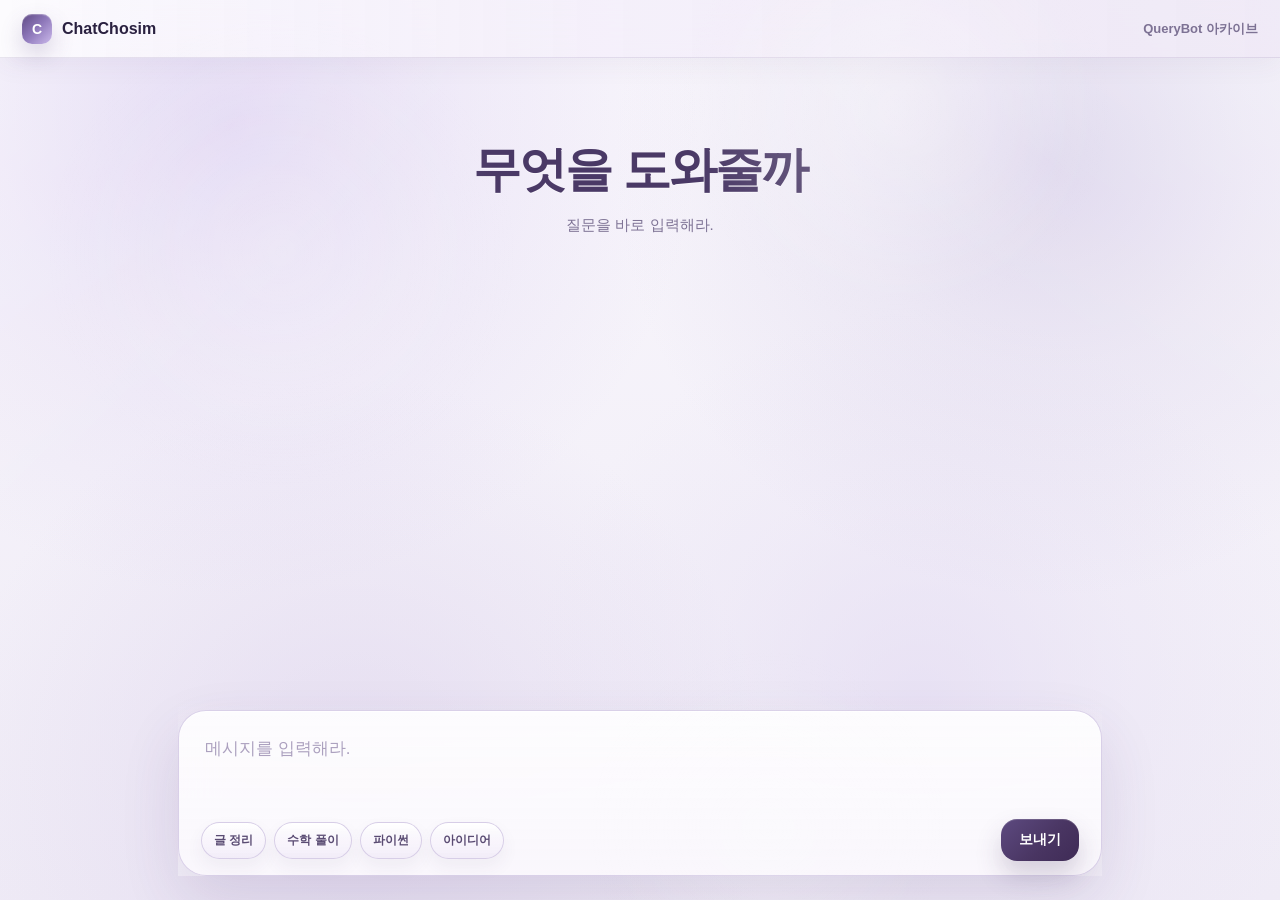
<file: src/main/resources/static/index.html>
<!DOCTYPE html>
<html lang="ko">
<head>
    <meta charset="UTF-8" />
    <meta name="viewport" content="width=device-width, initial-scale=1.0" />
    <title>ChatChosim</title>
    <style>
        :root {
            --bg: #f4f1f9;
            --panel: rgba(255, 255, 255, 0.88);
            --line: #ddd6ea;
            --text: #2a2140;
            --sub: #7d7294;

            --brand: #4a3966;
            --brand-2: #6d5a92;
            --brand-3: #c9bce6;

            --user-text: #ffffff;
            --bot-bg: rgba(255, 255, 255, 0.92);
            --bot-text: #2a2140;

            --shadow-soft: 0 14px 34px rgba(66, 48, 97, 0.08);
            --shadow-panel: 0 24px 60px rgba(70, 50, 104, 0.12);
            --shadow-strong: 0 18px 40px rgba(74, 57, 102, 0.18);

            --focus-ring: rgba(203, 185, 235, 0.30);
        }

        * {
            box-sizing: border-box;
        }

        html, body {
            margin: 0;
            padding: 0;
            height: 100%;
            font-family: "Malgun Gothic", "Apple SD Gothic Neo", Arial, sans-serif;
            color: var(--text);
            background:
                    radial-gradient(circle at 18% 14%, rgba(203, 185, 235, 0.48) 0%, rgba(203, 185, 235, 0.18) 18%, transparent 36%),
                    radial-gradient(circle at 82% 18%, rgba(179, 164, 212, 0.34) 0%, rgba(179, 164, 212, 0.14) 16%, transparent 34%),
                    radial-gradient(circle at 72% 78%, rgba(228, 220, 243, 0.70) 0%, rgba(228, 220, 243, 0.24) 18%, transparent 34%),
                    radial-gradient(circle at 28% 88%, rgba(214, 201, 233, 0.46) 0%, rgba(214, 201, 233, 0.18) 20%, transparent 34%),
                    linear-gradient(180deg, #f9f7fc 0%, #f4f1f9 52%, #efebf6 100%);
        }

        body {
            display: flex;
            flex-direction: column;
            min-height: 100vh;
            position: relative;
            overflow-x: hidden;
        }

        body::before {
            content: "";
            position: fixed;
            inset: 0;
            pointer-events: none;
            background:
                    linear-gradient(135deg, rgba(255, 255, 255, 0.22), transparent 28%),
                    linear-gradient(215deg, rgba(255, 255, 255, 0.14), transparent 30%);
            mix-blend-mode: screen;
            opacity: 0.7;
        }

        body::after {
            content: "";
            position: fixed;
            inset: 0;
            pointer-events: none;
            background:
                    radial-gradient(circle at 70% 12%, rgba(255, 255, 255, 0.34), transparent 18%),
                    radial-gradient(circle at 22% 28%, rgba(255, 255, 255, 0.22), transparent 20%),
                    radial-gradient(circle at 60% 92%, rgba(255, 255, 255, 0.20), transparent 16%);
            opacity: 0.85;
        }

        .topbar {
            height: 58px;
            display: flex;
            align-items: center;
            justify-content: space-between;
            padding: 0 22px;
            border-bottom: 1px solid rgba(125, 107, 158, 0.16);
            background:
                    linear-gradient(90deg, rgba(255, 255, 255, 0.74) 0%, rgba(244, 239, 250, 0.84) 46%, rgba(239, 233, 246, 0.88) 100%);
            backdrop-filter: blur(18px);
            box-shadow: 0 8px 26px rgba(74, 57, 102, 0.05);
        }

        .brand {
            display: inline-flex;
            align-items: center;
            gap: 10px;
            text-decoration: none;
            color: var(--text);
            font-size: 16px;
            font-weight: 800;
        }

        .brand-badge {
            width: 30px;
            height: 30px;
            border-radius: 10px;
            background:
                    linear-gradient(135deg, #5f4a84 0%, #8e78ba 48%, #cbb9eb 100%);
            color: #fff;
            display: inline-flex;
            align-items: center;
            justify-content: center;
            font-size: 14px;
            font-weight: 800;
            box-shadow:
                    0 10px 22px rgba(95, 74, 132, 0.22),
                    inset 0 1px 1px rgba(255, 255, 255, 0.32);
        }

        .top-link {
            text-decoration: none;
            color: var(--sub);
            font-size: 13px;
            font-weight: 700;
        }

        .main {
            flex: 1;
            width: 100%;
            max-width: 960px;
            margin: 0 auto;
            display: flex;
            flex-direction: column;
            padding: 18px 18px 24px;
        }

        .chat-area {
            flex: 1;
            display: flex;
            flex-direction: column;
            gap: 14px;
            padding: 10px 4px 20px;
            overflow-y: auto;
        }

        .message-row {
            display: flex;
        }

        .message-row.user {
            justify-content: flex-end;
        }

        .message-row.bot {
            justify-content: flex-start;
        }

        .bubble {
            max-width: 76%;
            padding: 14px 16px;
            border-radius: 18px;
            line-height: 1.6;
            white-space: pre-wrap;
            word-break: break-word;
            box-shadow: var(--shadow-soft);
            border: 1px solid var(--line);
        }

        .message-row.user .bubble {
            background:
                    linear-gradient(135deg, #564176 0%, #44335f 55%, #3f2b56 100%);
            color: var(--user-text);
            border-color: rgba(80, 61, 111, 0.18);
            box-shadow:
                    0 16px 34px rgba(74, 57, 102, 0.22),
                    inset 0 1px 1px rgba(255, 255, 255, 0.10);
        }

        .message-row.bot .bubble {
            background:
                    linear-gradient(180deg, rgba(255, 255, 255, 0.98) 0%, rgba(250, 247, 252, 0.94) 100%);
            color: var(--bot-text);
            border-color: rgba(211, 202, 228, 0.80);
        }

        .welcome {
            text-align: center;
            padding: 52px 10px 22px;
        }

        .welcome h1 {
            margin: 0;
            font-size: 48px;
            letter-spacing: -0.04em;
            color: #4a3966;
            text-shadow: 0 1px 0 rgba(255, 255, 255, 0.5);
        }

        .welcome p {
            margin: 14px 0 0;
            color: var(--sub);
            font-size: 15px;
        }

        .input-wrap {
            position: sticky;
            bottom: 0;
            background:
                    linear-gradient(
                            180deg,
                            rgba(244, 241, 249, 0.00) 0%,
                            rgba(244, 241, 249, 0.42) 18%,
                            rgba(244, 241, 249, 0.76) 42%,
                            rgba(244, 241, 249, 0.96) 100%
                    );
            padding-top: 10px;
        }

        .prompt-box {
            background:
                    linear-gradient(180deg, rgba(255, 255, 255, 0.86) 0%, rgba(250, 247, 252, 0.92) 100%);
            border: 1px solid rgba(214, 205, 230, 0.92);
            border-radius: 28px;
            box-shadow:
                    var(--shadow-panel),
                    inset 0 1px 0 rgba(255, 255, 255, 0.72);
            padding: 14px 14px 12px;
            backdrop-filter: blur(18px);
        }

        .prompt-input {
            width: 100%;
            min-height: 84px;
            border: none;
            outline: none;
            resize: none;
            background: transparent;
            color: var(--text);
            font-size: 17px;
            line-height: 1.65;
            padding: 10px 12px 6px;
            font-family: inherit;
        }

        .prompt-input::placeholder {
            color: #aca1bf;
        }

        .prompt-bottom {
            display: flex;
            align-items: center;
            justify-content: space-between;
            gap: 12px;
            padding: 6px 8px 2px;
        }

        .tool-row {
            display: flex;
            gap: 8px;
            flex-wrap: wrap;
        }

        .tool-chip {
            border: 1px solid rgba(214, 205, 230, 0.96);
            background:
                    linear-gradient(180deg, rgba(255, 255, 255, 0.88) 0%, rgba(242, 236, 249, 0.92) 100%);
            color: #5a4c73;
            border-radius: 999px;
            padding: 9px 12px;
            font-size: 12px;
            font-weight: 700;
            cursor: pointer;
            box-shadow:
                    0 8px 18px rgba(74, 57, 102, 0.06),
                    inset 0 1px 0 rgba(255, 255, 255, 0.65);
        }

        .tool-chip:hover {
            background:
                    linear-gradient(180deg, rgba(250, 246, 253, 0.98) 0%, rgba(236, 228, 246, 0.96) 100%);
            border-color: rgba(203, 190, 226, 1);
        }

        .send-btn {
            border: none;
            background:
                    linear-gradient(135deg, #5d4a80 0%, #493562 58%, #3f2b56 100%);
            color: white;
            border-radius: 16px;
            padding: 12px 18px;
            font-size: 14px;
            font-weight: 800;
            cursor: pointer;
            box-shadow:
                    0 14px 26px rgba(74, 57, 102, 0.22),
                    inset 0 1px 0 rgba(255, 255, 255, 0.16);
        }

        .send-btn:hover {
            background:
                    linear-gradient(135deg, #6b568f 0%, #554073 58%, #483360 100%);
        }

        .send-btn:focus-visible,
        .tool-chip:focus-visible,
        .top-link:focus-visible,
        .brand:focus-visible {
            outline: none;
            box-shadow: 0 0 0 4px var(--focus-ring);
        }

        @media (max-width: 860px) {
            .welcome h1 {
                font-size: 36px;
            }

            .bubble {
                max-width: 92%;
            }

            .prompt-bottom {
                flex-direction: column;
                align-items: stretch;
            }

            .send-btn {
                width: 100%;
            }
        }
    </style>
</head>
<body>
<header class="topbar">
    <a class="brand" href="/">
        <span class="brand-badge">C</span>
        <span>ChatChosim</span>
    </a>
    <a class="top-link" href="/legacy/">QueryBot 아카이브</a>
</header>

<main class="main">
    <div class="chat-area" id="chatArea">
        <div class="welcome" id="welcomeBox">
            <h1>무엇을 도와줄까</h1>
            <p>질문을 바로 입력해라.</p>
        </div>
    </div>

    <div class="input-wrap">
        <div class="prompt-box">
            <textarea class="prompt-input" id="promptInput" placeholder="메시지를 입력해라."></textarea>

            <div class="prompt-bottom">
                <div class="tool-row">
                    <button class="tool-chip" type="button" onclick="fillOnly('이 글을 정리해줘.')">글 정리</button>
                    <button class="tool-chip" type="button" onclick="fillOnly('이 수학 문제를 풀이해줘.')">수학 풀이</button>
                    <button class="tool-chip" type="button" onclick="fillOnly('파이썬 오류를 분석해줘.')">파이썬</button>
                    <button class="tool-chip" type="button" onclick="fillOnly('이 아이디어를 발전시켜줘.')">아이디어</button>
                </div>
                <button class="send-btn" type="button" onclick="sendMessage()">보내기</button>
            </div>
        </div>
    </div>
</main>

<script>
    const chatArea = document.getElementById("chatArea");
    const promptInput = document.getElementById("promptInput");
    const welcomeBox = document.getElementById("welcomeBox");

    function fillOnly(text) {
        promptInput.value = text;
        promptInput.focus();
    }

    function addMessage(role, text) {
        if (welcomeBox) {
            welcomeBox.style.display = "none";
        }

        const row = document.createElement("div");
        row.className = "message-row " + role;

        const bubble = document.createElement("div");
        bubble.className = "bubble";
        bubble.textContent = text;

        row.appendChild(bubble);
        chatArea.appendChild(row);
        chatArea.scrollTop = chatArea.scrollHeight;
    }

    async function sendMessage() {
        const text = promptInput.value.trim();

        if (!text) {
            promptInput.focus();
            return;
        }

        addMessage("user", text);
        promptInput.value = "";

        try {
            const response = await fetch("/api/chat", {
                method: "POST",
                headers: {
                    "Content-Type": "application/json"
                },
                body: JSON.stringify({ message: text })
            });

            if (!response.ok) {
                throw new Error("서버 응답 오류");
            }

            const data = await response.json();
            addMessage("bot", data.reply || "응답이 비어 있다.");
        } catch (error) {
            addMessage("bot", "메시지 처리 중 오류가 발생했다.");
            console.error(error);
        }
    }

    promptInput.addEventListener("keydown", function (e) {
        if (e.key === "Enter" && !e.shiftKey) {
            e.preventDefault();
            sendMessage();
        }
    });
</script>
</body>
</html>
</file>
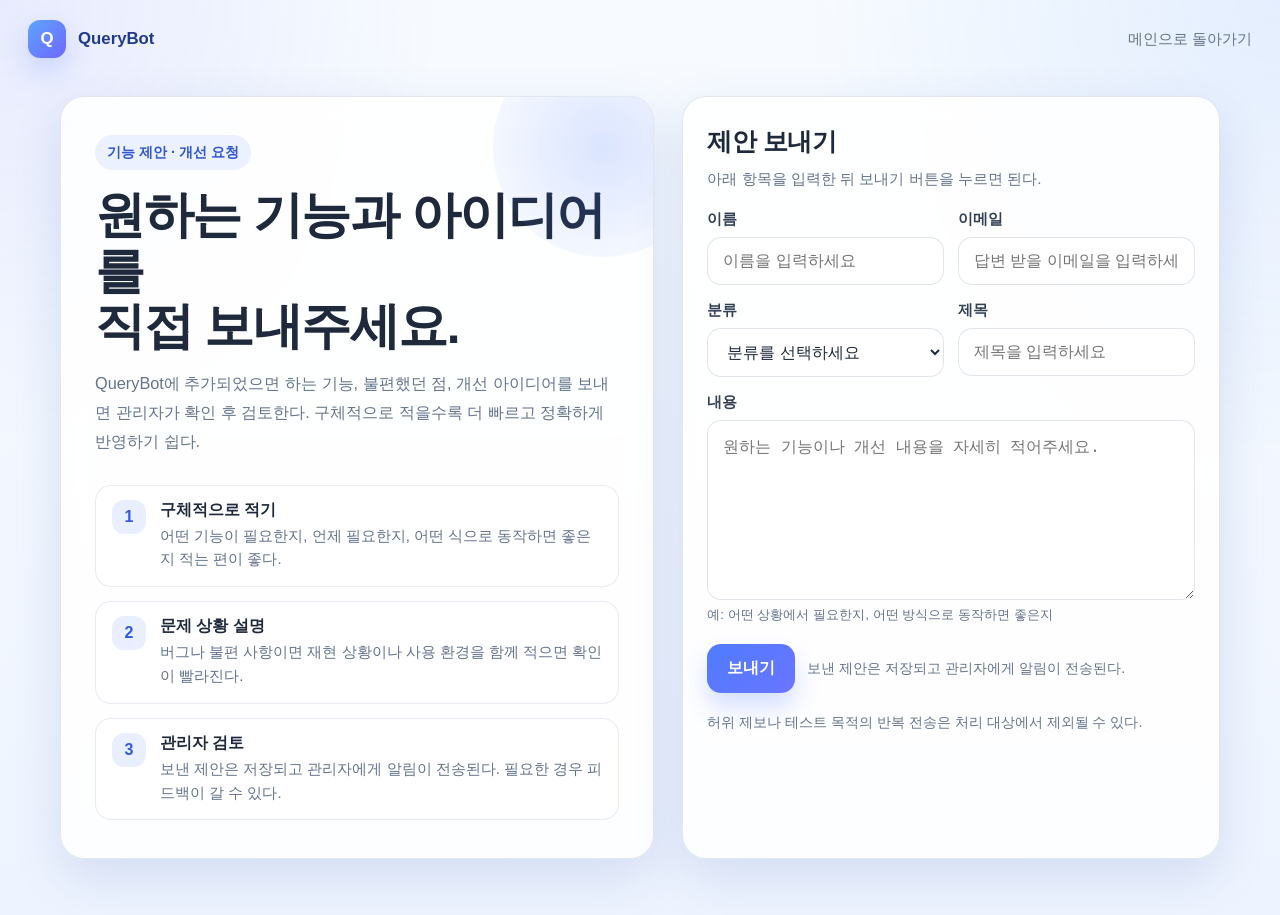
<file: src/main/resources/static/legacy/contribute/index.html>
<!DOCTYPE html>
<html lang="ko">
<head>
    <meta charset="UTF-8" />
    <meta name="viewport" content="width=device-width, initial-scale=1.0" />
    <title>기능 제안 | QueryBot</title>
    <link href="https://querybot.kr/legacy/contribute/" rel="canonical"/>
    <style>
        :root {
            --bg-1: #f7fbff;
            --bg-2: #eef4ff;
            --card: rgba(255, 255, 255, 0.88);
            --border: rgba(126, 146, 180, 0.22);
            --text: #1e293b;
            --muted: #64748b;
            --primary: #4f7cff;
            --primary-hover: #3f6df2;
            --success-bg: #ecfdf3;
            --success-text: #166534;
            --error-bg: #fef2f2;
            --error-text: #b91c1c;
            --shadow: 0 18px 50px rgba(39, 79, 165, 0.14);
            --radius-xl: 24px;
            --radius-lg: 18px;
            --radius-md: 14px;
        }

        * {
            box-sizing: border-box;
        }

        html, body {
            margin: 0;
            padding: 0;
            font-family: "Pretendard", "Noto Sans KR", "Malgun Gothic", sans-serif;
            color: var(--text);
            background:
                    radial-gradient(circle at top left, rgba(99, 102, 241, 0.10), transparent 28%),
                    radial-gradient(circle at top right, rgba(59, 130, 246, 0.10), transparent 30%),
                    linear-gradient(180deg, var(--bg-1), var(--bg-2));
            min-height: 100%;
        }

        a {
            color: inherit;
            text-decoration: none;
        }

        .page {
            min-height: 100vh;
            display: flex;
            flex-direction: column;
        }

        .topbar {
            width: 100%;
            padding: 20px 28px;
            display: flex;
            align-items: center;
            justify-content: space-between;
        }

        .brand {
            display: inline-flex;
            align-items: center;
            gap: 12px;
            font-weight: 800;
            font-size: 1.05rem;
            color: #1f3a8a;
        }

        .brand-badge {
            width: 38px;
            height: 38px;
            border-radius: 12px;
            background: linear-gradient(135deg, #5ea4ff, #6e67ff);
            box-shadow: 0 12px 28px rgba(79, 124, 255, 0.24);
            display: grid;
            place-items: center;
            color: white;
            font-weight: 900;
        }

        .top-link {
            font-size: 0.95rem;
            color: var(--muted);
            transition: 0.18s ease;
        }

        .top-link:hover {
            color: var(--text);
        }

        .container {
            width: 100%;
            max-width: 1200px;
            margin: 0 auto;
            padding: 8px 20px 56px;
        }

        .hero {
            display: grid;
            grid-template-columns: 1.05fr 0.95fr;
            gap: 28px;
            align-items: stretch;
            margin-top: 10px;
        }

        .hero-card,
        .form-card {
            background: var(--card);
            backdrop-filter: blur(12px);
            border: 1px solid var(--border);
            border-radius: var(--radius-xl);
            box-shadow: var(--shadow);
        }

        .hero-card {
            padding: 38px 34px;
            position: relative;
            overflow: hidden;
        }

        .hero-card::after {
            content: "";
            position: absolute;
            right: -60px;
            top: -60px;
            width: 220px;
            height: 220px;
            border-radius: 999px;
            background: radial-gradient(circle, rgba(79, 124, 255, 0.20), rgba(79, 124, 255, 0));
            pointer-events: none;
        }

        .eyebrow {
            display: inline-flex;
            align-items: center;
            gap: 8px;
            padding: 8px 12px;
            border-radius: 999px;
            background: rgba(79, 124, 255, 0.10);
            color: #3157cf;
            font-weight: 700;
            font-size: 0.9rem;
            margin-bottom: 18px;
        }

        .hero h1 {
            margin: 0 0 14px;
            font-size: clamp(2rem, 4vw, 3.1rem);
            line-height: 1.12;
            letter-spacing: -0.03em;
        }

        .hero p {
            margin: 0;
            color: var(--muted);
            font-size: 1.02rem;
            line-height: 1.8;
            max-width: 640px;
        }

        .points {
            margin-top: 28px;
            display: grid;
            grid-template-columns: 1fr;
            gap: 14px;
        }

        .point {
            display: flex;
            gap: 14px;
            align-items: flex-start;
            padding: 14px 16px;
            border-radius: 16px;
            background: rgba(255, 255, 255, 0.62);
            border: 1px solid rgba(126, 146, 180, 0.18);
        }

        .point-icon {
            flex: 0 0 auto;
            width: 34px;
            height: 34px;
            border-radius: 12px;
            display: grid;
            place-items: center;
            background: rgba(79, 124, 255, 0.12);
            color: #2f5ae0;
            font-weight: 800;
        }

        .point strong {
            display: block;
            margin-bottom: 4px;
            font-size: 0.98rem;
        }

        .point span {
            color: var(--muted);
            font-size: 0.93rem;
            line-height: 1.6;
        }

        .form-card {
            padding: 28px 24px 24px;
        }

        .form-header {
            margin-bottom: 18px;
        }

        .form-header h2 {
            margin: 0 0 8px;
            font-size: 1.55rem;
            letter-spacing: -0.02em;
        }

        .form-header p {
            margin: 0;
            color: var(--muted);
            line-height: 1.7;
            font-size: 0.96rem;
        }

        form {
            display: flex;
            flex-direction: column;
            gap: 16px;
        }

        .grid-2 {
            display: grid;
            grid-template-columns: 1fr 1fr;
            gap: 14px;
        }

        .field {
            display: flex;
            flex-direction: column;
            gap: 8px;
        }

        .field label {
            font-size: 0.93rem;
            font-weight: 700;
            color: #334155;
        }

        .field input,
        .field select,
        .field textarea {
            width: 100%;
            border: 1px solid rgba(148, 163, 184, 0.28);
            background: rgba(255, 255, 255, 0.9);
            border-radius: var(--radius-md);
            padding: 14px 15px;
            font-size: 0.98rem;
            color: var(--text);
            outline: none;
            transition: border-color 0.15s ease, box-shadow 0.15s ease, transform 0.08s ease;
        }

        .field input:focus,
        .field select:focus,
        .field textarea:focus {
            border-color: rgba(79, 124, 255, 0.72);
            box-shadow: 0 0 0 4px rgba(79, 124, 255, 0.12);
        }

        .field textarea {
            min-height: 180px;
            resize: vertical;
            line-height: 1.7;
        }

        .hint {
            margin-top: -2px;
            color: var(--muted);
            font-size: 0.84rem;
        }

        .actions {
            display: flex;
            align-items: center;
            gap: 12px;
            margin-top: 4px;
        }

        .submit-btn {
            border: 0;
            border-radius: 14px;
            background: linear-gradient(135deg, var(--primary), #6a74ff);
            color: white;
            font-weight: 800;
            font-size: 1rem;
            padding: 14px 20px;
            cursor: pointer;
            box-shadow: 0 14px 24px rgba(79, 124, 255, 0.24);
            transition: transform 0.08s ease, background 0.15s ease, opacity 0.15s ease;
        }

        .submit-btn:hover {
            background: linear-gradient(135deg, var(--primary-hover), #5f67f2);
        }

        .submit-btn:active {
            transform: translateY(1px);
        }

        .submit-btn:disabled {
            opacity: 0.7;
            cursor: not-allowed;
            transform: none;
        }

        .sub-note {
            color: var(--muted);
            font-size: 0.9rem;
        }

        .result-box {
            display: none;
            margin-top: 10px;
            padding: 14px 16px;
            border-radius: 14px;
            font-size: 0.95rem;
            line-height: 1.6;
            font-weight: 600;
        }

        .result-box.show {
            display: block;
        }

        .result-box.success {
            background: var(--success-bg);
            color: var(--success-text);
            border: 1px solid rgba(22, 101, 52, 0.12);
        }

        .result-box.error {
            background: var(--error-bg);
            color: var(--error-text);
            border: 1px solid rgba(185, 28, 28, 0.12);
        }

        .footer-note {
            margin-top: 18px;
            color: var(--muted);
            font-size: 0.88rem;
            line-height: 1.7;
        }

        @media (max-width: 980px) {
            .hero {
                grid-template-columns: 1fr;
            }
        }

        @media (max-width: 640px) {
            .topbar {
                padding: 18px 16px;
            }

            .container {
                padding: 4px 14px 40px;
            }

            .hero-card,
            .form-card {
                border-radius: 20px;
            }

            .hero-card {
                padding: 28px 20px;
            }

            .form-card {
                padding: 22px 18px 20px;
            }

            .grid-2 {
                grid-template-columns: 1fr;
            }

            .actions {
                flex-direction: column;
                align-items: stretch;
            }

            .submit-btn {
                width: 100%;
            }
        }
    </style>
</head>
<body>
<div class="page">
    <header class="topbar">
        <a class="brand" href="/legacy/">
            <span class="brand-badge">Q</span>
            <span>QueryBot</span>
        </a>
        <a class="top-link" href="/legacy/">메인으로 돌아가기</a>
    </header>

    <main class="container">
        <section class="hero">
            <div class="hero-card">
                <div class="eyebrow">기능 제안 · 개선 요청</div>
                <h1>원하는 기능과 아이디어를<br>직접 보내주세요.</h1>
                <p>
                    QueryBot에 추가되었으면 하는 기능, 불편했던 점, 개선 아이디어를 보내면
                    관리자가 확인 후 검토한다. 구체적으로 적을수록 더 빠르고 정확하게 반영하기 쉽다.
                </p>

                <div class="points">
                    <div class="point">
                        <div class="point-icon">1</div>
                        <div>
                            <strong>구체적으로 적기</strong>
                            <span>어떤 기능이 필요한지, 언제 필요한지, 어떤 식으로 동작하면 좋은지 적는 편이 좋다.</span>
                        </div>
                    </div>
                    <div class="point">
                        <div class="point-icon">2</div>
                        <div>
                            <strong>문제 상황 설명</strong>
                            <span>버그나 불편 사항이면 재현 상황이나 사용 환경을 함께 적으면 확인이 빨라진다.</span>
                        </div>
                    </div>
                    <div class="point">
                        <div class="point-icon">3</div>
                        <div>
                            <strong>관리자 검토</strong>
                            <span>보낸 제안은 저장되고 관리자에게 알림이 전송된다. 필요한 경우 피드백이 갈 수 있다.</span>
                        </div>
                    </div>
                </div>
            </div>

            <div class="form-card">
                <div class="form-header">
                    <h2>제안 보내기</h2>
                    <p>아래 항목을 입력한 뒤 보내기 버튼을 누르면 된다.</p>
                </div>

                <form id="contactForm">
                    <div class="grid-2">
                        <div class="field">
                            <label for="name">이름</label>
                            <input type="text" id="name" name="name" placeholder="이름을 입력하세요" required />
                        </div>

                        <div class="field">
                            <label for="email">이메일</label>
                            <input type="email" id="email" name="email" placeholder="답변 받을 이메일을 입력하세요" required />
                        </div>
                    </div>

                    <div class="grid-2">
                        <div class="field">
                            <label for="category">분류</label>
                            <select id="category" name="category" required>
                                <option value="">분류를 선택하세요</option>
                                <option value="기능 제안">기능 제안</option>
                                <option value="UI 개선">UI 개선</option>
                                <option value="버그 제보">버그 제보</option>
                                <option value="사용성 개선">사용성 개선</option>
                                <option value="기타">기타</option>
                            </select>
                        </div>

                        <div class="field">
                            <label for="title">제목</label>
                            <input type="text" id="title" name="title" placeholder="제목을 입력하세요" required />
                        </div>
                    </div>

                    <div class="field">
                        <label for="content">내용</label>
                        <textarea id="content" name="content" placeholder="원하는 기능이나 개선 내용을 자세히 적어주세요." required></textarea>
                        <div class="hint">예: 어떤 상황에서 필요한지, 어떤 방식으로 동작하면 좋은지</div>
                    </div>

                    <div class="actions">
                        <button type="submit" id="submitButton" class="submit-btn">보내기</button>
                        <div class="sub-note">보낸 제안은 저장되고 관리자에게 알림이 전송된다.</div>
                    </div>

                    <div id="resultMessage" class="result-box"></div>
                </form>

                <div class="footer-note">
                    허위 제보나 테스트 목적의 반복 전송은 처리 대상에서 제외될 수 있다.
                </div>
            </div>
        </section>
    </main>
</div>

<script>
    const form = document.getElementById("contactForm");
    const resultBox = document.getElementById("resultMessage");
    const submitButton = document.getElementById("submitButton");

    function showMessage(type, message) {
        resultBox.className = "result-box show " + type;
        resultBox.textContent = message;
    }

    form.addEventListener("submit", async function (e) {
        e.preventDefault();

        const data = {
            name: document.getElementById("name").value.trim(),
            email: document.getElementById("email").value.trim(),
            category: document.getElementById("category").value.trim(),
            title: document.getElementById("title").value.trim(),
            content: document.getElementById("content").value.trim()
        };

        if (!data.name || !data.email || !data.category || !data.title || !data.content) {
            showMessage("error", "모든 항목을 입력해야 한다.");
            return;
        }

        submitButton.disabled = true;
        submitButton.textContent = "전송 중...";

        try {
            const response = await fetch("https://chatchosim-backend-1.onrender.com/api/submit-data", {
                method: "POST",
                headers: {
                    "Content-Type": "application/json"
                },
                body: JSON.stringify(data)
            });

            const result = await response.json();

            if (response.ok) {
                showMessage("success", result.message || "제안이 정상적으로 전송되었다.");
                form.reset();
            } else {
                showMessage("error", result.detail || result.message || "전송에 실패했다.");
            }
        } catch (error) {
            showMessage("error", "서버 연결에 실패했다.");
            console.error(error);
        } finally {
            submitButton.disabled = false;
            submitButton.textContent = "보내기";
        }
    });
</script>
</body>
</html>
</file>
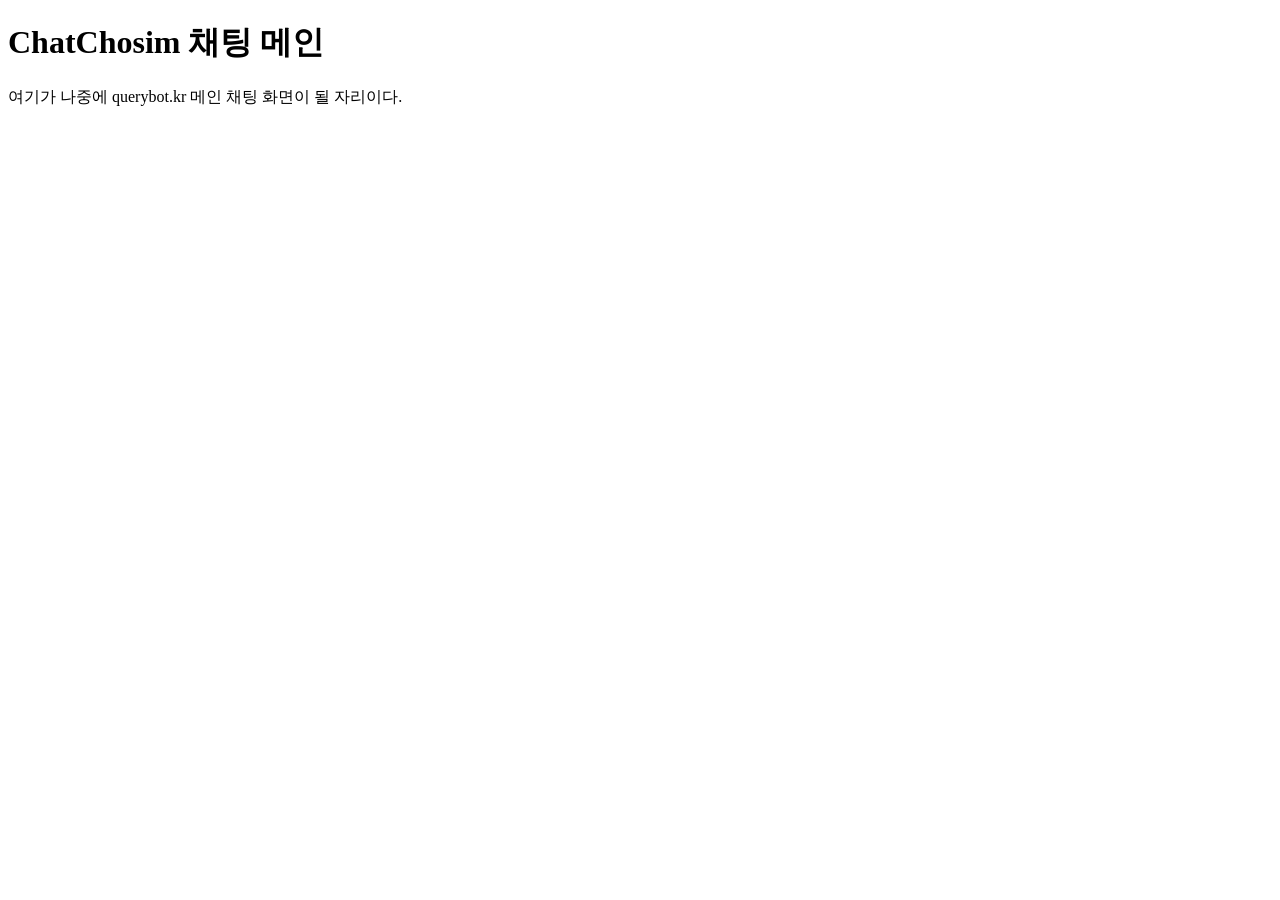
<file: src/main/resources/templates/chat.html>
<!DOCTYPE html>
<html lang="ko">
<head>
    <meta charset="UTF-8">
    <meta name="viewport" content="width=device-width, initial-scale=1.0">
    <title>ChatChosim</title>
</head>
<body>
<h1>ChatChosim 채팅 메인</h1>
<p>여기가 나중에 querybot.kr 메인 채팅 화면이 될 자리이다.</p>
</body>
</html>
</file>
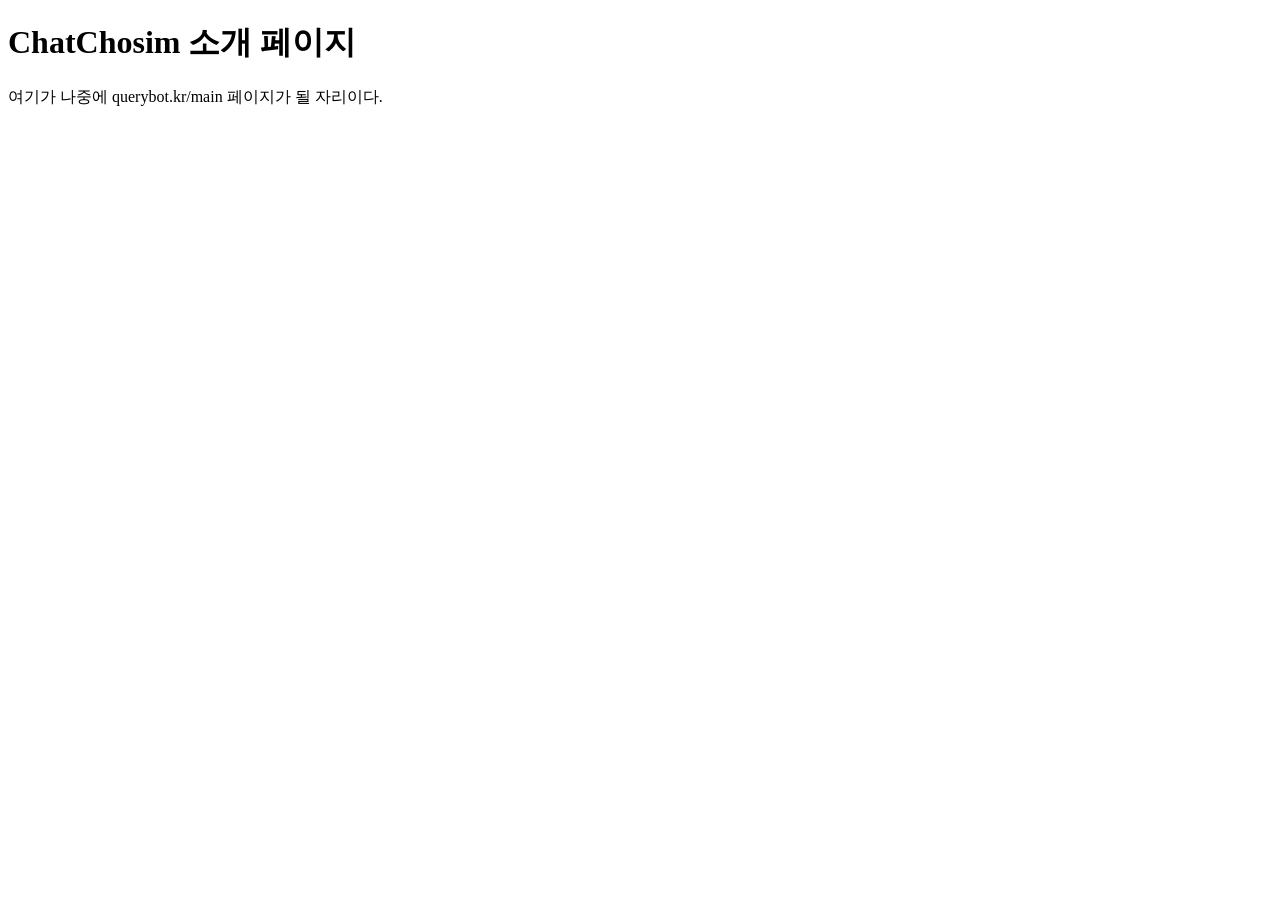
<file: src/main/resources/templates/main.html>
<!DOCTYPE html>
<html lang="ko">
<head>
    <meta charset="UTF-8">
    <meta name="viewport" content="width=device-width, initial-scale=1.0">
    <title>ChatChosim Main</title>
</head>
<body>
<h1>ChatChosim 소개 페이지</h1>
<p>여기가 나중에 querybot.kr/main 페이지가 될 자리이다.</p>
</body>
</html>
</file>
